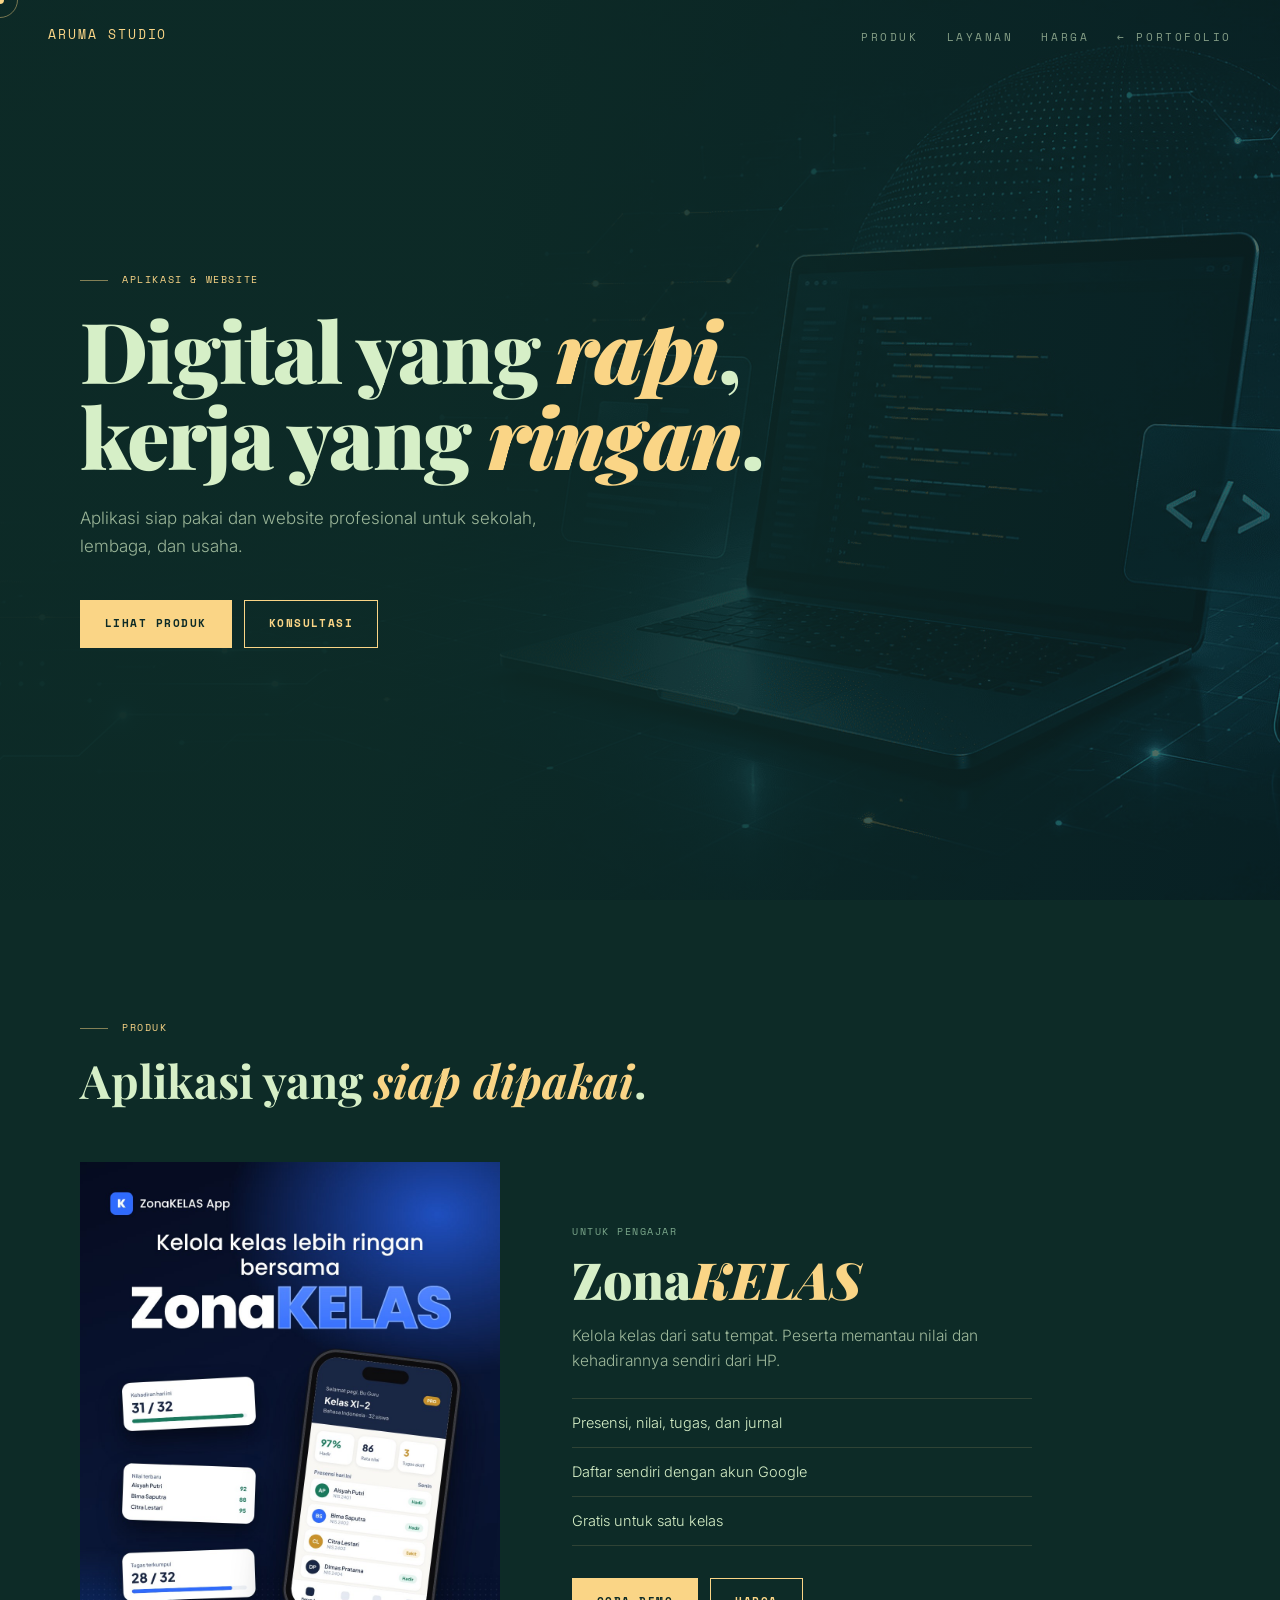
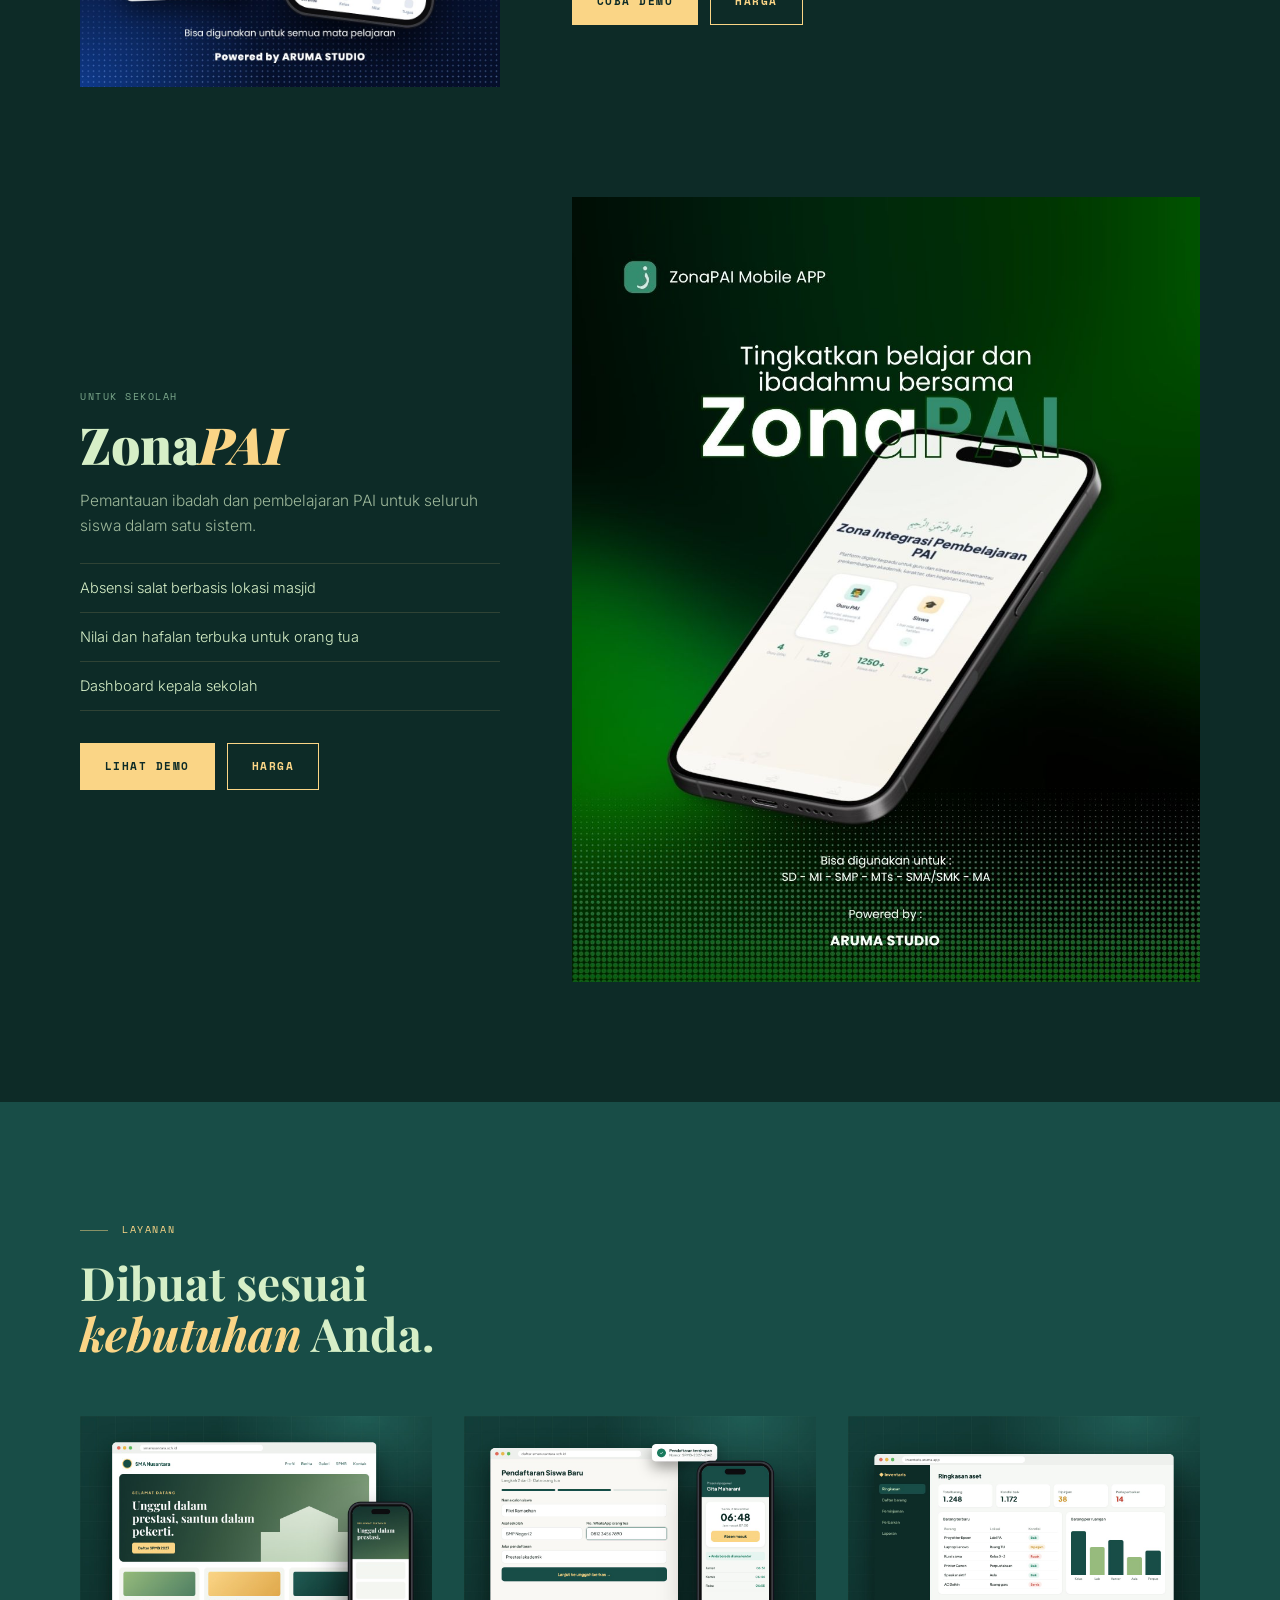
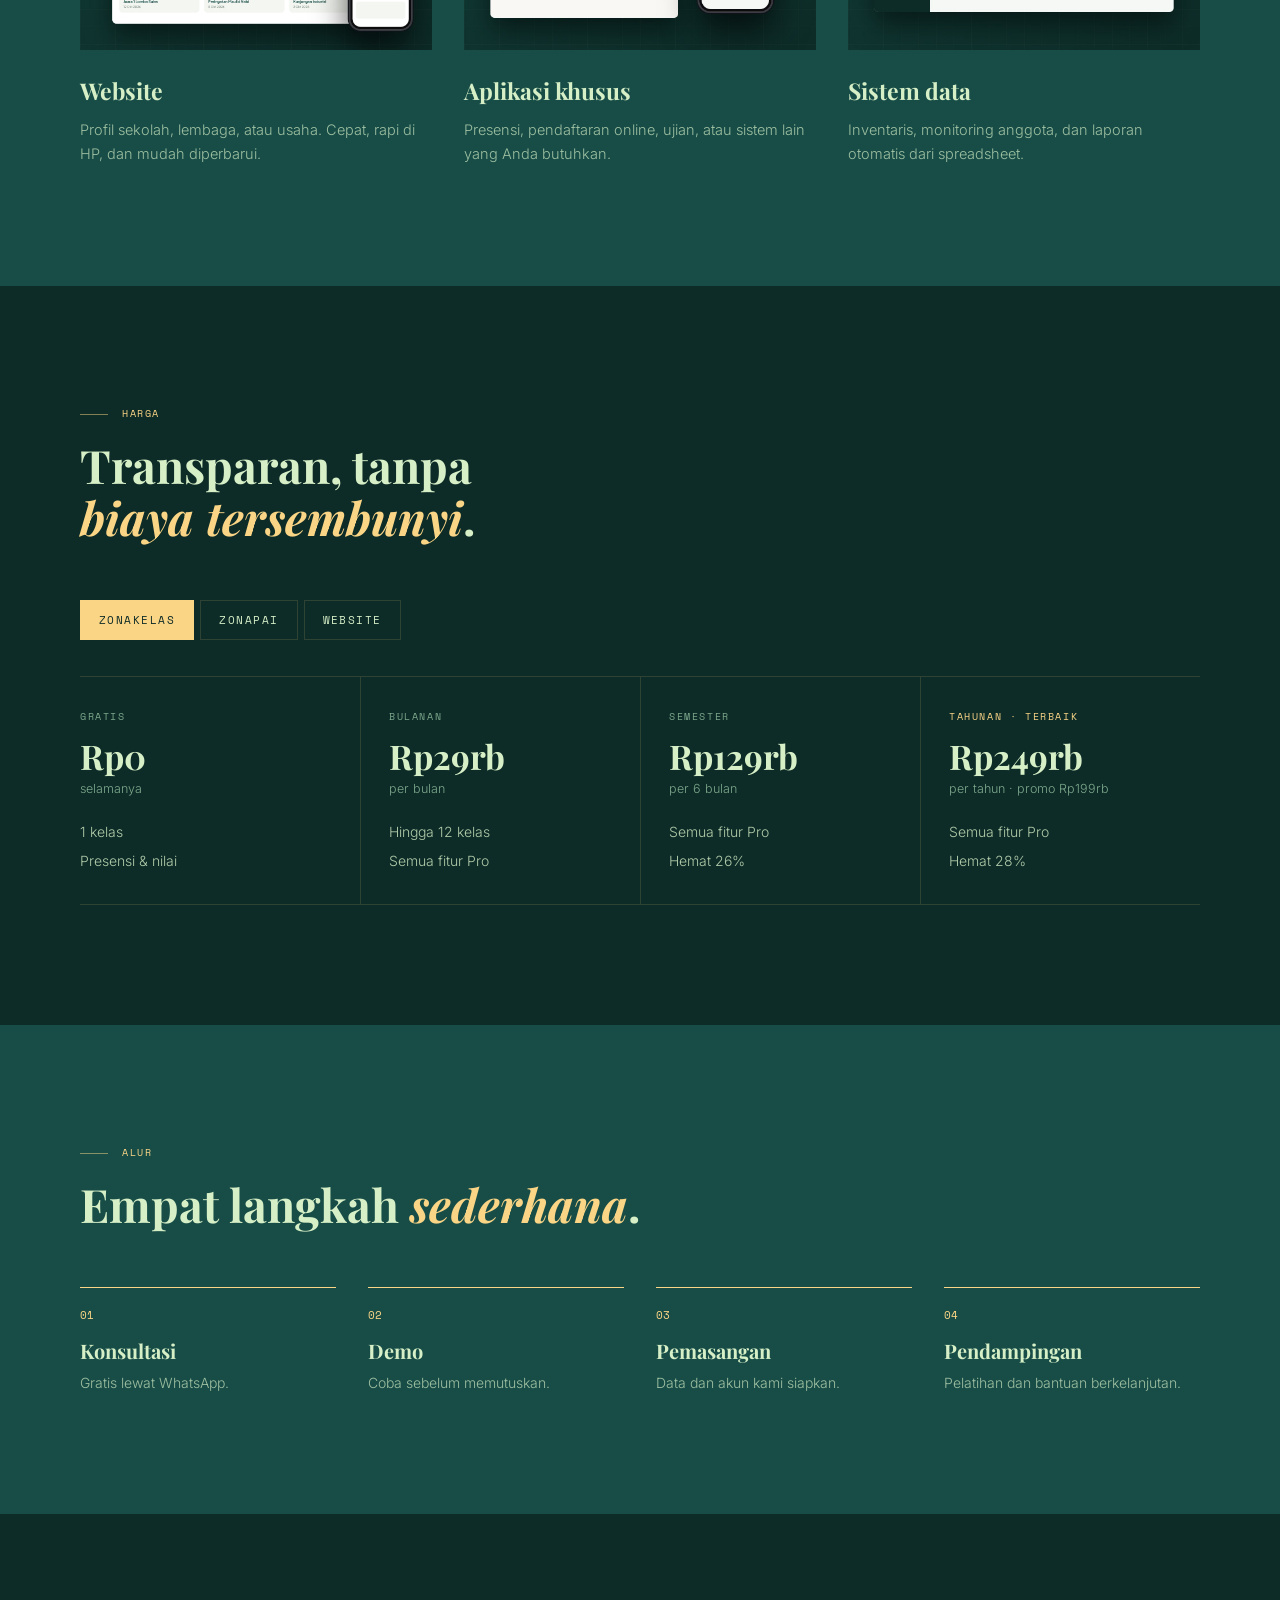
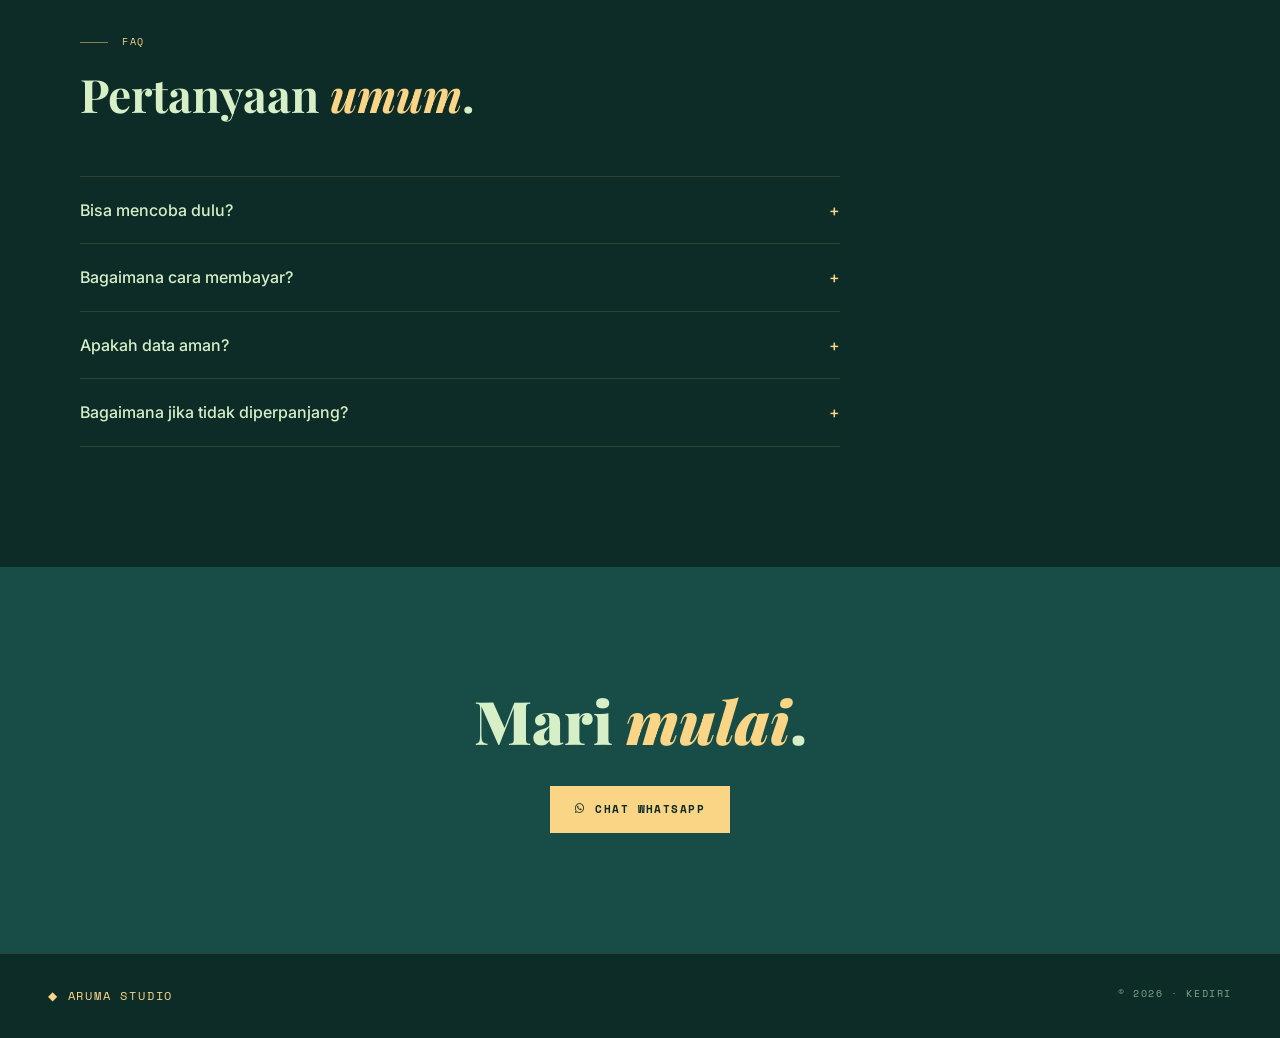
<file: webdev.html>
<!DOCTYPE html>
<html lang="id">
<head>
<meta charset="UTF-8">
<meta name="viewport" content="width=device-width, initial-scale=1.0">
<title>Aplikasi & Website — Aruma Studio</title>
<meta name="description" content="Aplikasi siap pakai dan website profesional untuk sekolah, lembaga, dan usaha.">
<link rel="preconnect" href="https://fonts.googleapis.com">
<link rel="preconnect" href="https://fonts.gstatic.com" crossorigin>
<link href="https://fonts.googleapis.com/css2?family=Playfair+Display:ital,wght@0,400;0,700;0,900;1,400;1,700&family=Inter:wght@300;400;500;600&family=Space+Mono:wght@400;700&display=swap" rel="stylesheet">
<link rel="stylesheet" href="https://cdnjs.cloudflare.com/ajax/libs/font-awesome/6.5.0/css/all.min.css">
<style>
*, *::before, *::after { box-sizing: border-box; margin: 0; padding: 0; }
:root {
  --black: #0D2B27; --forest: #184D47; --forest-mid: #1F5C54;
  --amber: #FAD586; --amber-light: #FCE1A6; --offwhite: #D6EFC7;
  --muted: #7CA88C; --line: rgba(250,213,134,0.14);
}
html { scroll-behavior: smooth; }
@media (prefers-reduced-motion: reduce) { html { scroll-behavior: auto; } * { transition: none !important; } }
body { background: var(--black); color: var(--offwhite); font-family: 'Inter', sans-serif; font-weight: 300; line-height: 1.65; overflow-x: hidden; }
a { color: inherit; text-decoration: none; }
img { display: block; max-width: 100%; }
:focus-visible { outline: 2px solid var(--amber); outline-offset: 3px; }
.mono { font-family: 'Space Mono', monospace; letter-spacing: .16em; text-transform: uppercase; }
.serif { font-family: 'Playfair Display', serif; }
em { font-style: italic; color: var(--amber); }

/* cursor (mouse only) */
.cursor, .cursor-ring { position: fixed; pointer-events: none; transform: translate(-50%,-50%); border-radius: 50%; display: none; z-index: 9999; }
body.has-cursor, body.has-cursor a, body.has-cursor button { cursor: none; }
body.has-cursor .cursor, body.has-cursor .cursor-ring { display: block; }
.cursor { width: 8px; height: 8px; background: var(--amber); }
.cursor-ring { width: 36px; height: 36px; border: 1px solid rgba(250,213,134,0.45); transition: width .3s, height .3s; }
.cursor-ring.hovered { width: 56px; height: 56px; }

/* nav */
nav { position: fixed; inset: 0 0 auto 0; z-index: 100; padding: 22px 48px; display: flex; justify-content: space-between; align-items: center; transition: background .3s, padding .3s; }
nav.solid { background: rgba(13,43,39,0.94); backdrop-filter: blur(8px); padding: 14px 48px; border-bottom: 1px solid var(--line); }
.logo { font-family: 'Space Mono', monospace; font-size: 13px; letter-spacing: .15em; color: var(--amber); }
.nav-links { display: flex; gap: 28px; list-style: none; }
.nav-links a { font-size: 10.5px; opacity: .6; transition: opacity .3s, color .3s; }
.nav-links a:hover { opacity: 1; color: var(--amber); }
@media (max-width: 760px) { .nav-links .opt { display: none; } }

/* buttons */
.btn { display: inline-flex; align-items: center; gap: 10px; font-family: 'Space Mono', monospace; font-size: 10.5px; letter-spacing: .14em; text-transform: uppercase; font-weight: 700; padding: 14px 24px; border: 1px solid var(--amber); transition: background .3s, color .3s; }
.btn.fill { background: var(--amber); color: var(--black); }
.btn.fill:hover { background: var(--amber-light); }
.btn.line { color: var(--amber); }
.btn.line:hover { background: rgba(250,213,134,0.08); }
.row { display: flex; gap: 12px; flex-wrap: wrap; }

/* layout */
.wrap { max-width: 1120px; margin: 0 auto; }
section { padding: 120px 48px; }
.label { font-size: 10px; color: var(--amber); display: flex; align-items: center; gap: 14px; margin-bottom: 18px; }
.label::before { content: ''; width: 28px; height: 1px; background: var(--amber); opacity: .5; }
h2 { font-family: 'Playfair Display', serif; font-weight: 700; font-size: clamp(30px, 4vw, 46px); line-height: 1.12; margin-bottom: 56px; text-wrap: balance; max-width: 640px; }

/* hero */
.hero { min-height: 100vh; display: flex; align-items: center; position: relative; padding-top: 140px; }
.hero::before { content: ''; position: absolute; inset: 0; background: linear-gradient(100deg, rgba(13,43,39,0.97) 35%, rgba(13,43,39,0.6)), url('images/webdev_hero.jpg') center / cover; z-index: -1; }
.hero h1 { font-family: 'Playfair Display', serif; font-weight: 900; font-size: clamp(40px, 7vw, 84px); line-height: 1.02; letter-spacing: -.02em; margin-bottom: 26px; max-width: 820px; }
.hero p { font-size: 17px; color: rgba(214,239,199,0.7); max-width: 480px; margin-bottom: 40px; }

/* products */
.product { display: grid; grid-template-columns: minmax(0, 420px) minmax(0, 1fr); gap: 72px; align-items: center; }
.product + .product { margin-top: 110px; }
.product.flip > .shot { order: 2; }
.product .tag { font-size: 9.5px; color: var(--muted); margin-bottom: 14px; display: block; }
.product h3 { font-family: 'Playfair Display', serif; font-size: clamp(36px, 4vw, 52px); font-weight: 900; line-height: 1; margin-bottom: 18px; }
.product p { font-size: 15.5px; color: rgba(214,239,199,0.72); max-width: 460px; margin-bottom: 24px; }
.points { list-style: none; border-top: 1px solid var(--line); margin-bottom: 32px; max-width: 460px; }
.points li { padding: 12px 0; border-bottom: 1px solid var(--line); font-size: 14.5px; }
@media (max-width: 860px) { .product { grid-template-columns: 1fr; gap: 36px; } .product.flip > .shot { order: 0; } .shot { max-width: 420px; } }

/* image slot */
.shot { position: relative; aspect-ratio: 4 / 5; background: var(--forest); overflow: hidden; }
.shot.wide { aspect-ratio: 3 / 2; }
.shot img { width: 100%; height: 100%; object-fit: cover; }
.shot .ph { position: absolute; inset: 12px; border: 1px dashed rgba(250,213,134,0.3); display: none; flex-direction: column; align-items: center; justify-content: center; gap: 8px; text-align: center; color: var(--muted); font-size: 11px; }
.shot .ph i { font-size: 22px; color: var(--amber); opacity: .5; }
.shot.empty .ph { display: flex; }

/* services */
.dark { background: var(--forest); }
.dark .shot { background: var(--black); }
.services { display: grid; grid-template-columns: repeat(3, minmax(0,1fr)); gap: 32px; }
.service h3 { font-family: 'Playfair Display', serif; font-size: 23px; font-weight: 700; margin: 22px 0 8px; }
.service p { font-size: 14.5px; color: rgba(214,239,199,0.7); }
@media (max-width: 860px) { .services { grid-template-columns: 1fr; gap: 48px; } }

/* pricing */
.tabs { display: flex; gap: 6px; flex-wrap: wrap; margin-bottom: 36px; }
.tabs button { background: none; border: 1px solid var(--line); color: var(--offwhite); font-family: 'Space Mono', monospace; font-size: 10.5px; letter-spacing: .14em; text-transform: uppercase; padding: 11px 18px; cursor: pointer; transition: all .3s; }
.tabs button[aria-selected="true"] { background: var(--amber); color: var(--black); border-color: var(--amber); }
.panel[hidden] { display: none; }
.plans { display: grid; grid-template-columns: repeat(auto-fit, minmax(220px, 1fr)); border-top: 1px solid var(--line); }
.plan { padding: 32px 28px 32px 0; border-bottom: 1px solid var(--line); }
.plan + .plan { padding-left: 28px; border-left: 1px solid var(--line); }
.plan .name { font-size: 10px; color: var(--muted); display: block; margin-bottom: 14px; }
.plan.best .name { color: var(--amber); }
.price { font-family: 'Playfair Display', serif; font-size: 34px; font-weight: 700; line-height: 1; font-variant-numeric: tabular-nums; }
.per { font-size: 12.5px; color: var(--muted); margin: 6px 0 20px; }
.plan ul { list-style: none; display: grid; gap: 6px; font-size: 14px; color: rgba(214,239,199,0.82); }
.note { margin-top: 24px; font-size: 13px; color: var(--muted); }
@media (max-width: 720px) { .plan, .plan + .plan { padding: 26px 0; border-left: 0; } }

/* steps */
.steps { list-style: none; counter-reset: s; display: grid; grid-template-columns: repeat(4, minmax(0,1fr)); gap: 32px; }
.steps li { counter-increment: s; border-top: 1px solid var(--amber); padding-top: 18px; font-size: 14px; color: rgba(214,239,199,0.7); }
.steps li::before { content: counter(s, decimal-leading-zero); display: block; font-family: 'Space Mono', monospace; font-size: 11px; color: var(--amber); margin-bottom: 10px; }
.steps b { display: block; font-family: 'Playfair Display', serif; font-size: 20px; font-weight: 700; color: var(--offwhite); margin-bottom: 4px; }
@media (max-width: 860px) { .steps { grid-template-columns: 1fr 1fr; } }
@media (max-width: 480px) { .steps { grid-template-columns: 1fr; } }

/* works */
.works { display: grid; grid-template-columns: repeat(auto-fill, minmax(260px,1fr)); gap: 24px; margin-top: 8px; }
.work .shot { aspect-ratio: 4 / 3; }
.work h3 { font-family: 'Playfair Display', serif; font-size: 20px; margin-top: 14px; }
.work span { font-size: 9.5px; color: var(--muted); }

/* faq */
.faq { max-width: 760px; border-top: 1px solid var(--line); }
.faq details { border-bottom: 1px solid var(--line); padding: 20px 0; }
.faq summary { list-style: none; display: flex; justify-content: space-between; gap: 16px; font-size: 16px; font-weight: 500; cursor: pointer; }
.faq summary::-webkit-details-marker { display: none; }
.faq summary::after { content: '+'; color: var(--amber); }
.faq details[open] summary::after { content: '−'; }
.faq p { margin-top: 10px; font-size: 14.5px; color: rgba(214,239,199,0.7); }

/* cta */
.cta { text-align: center; }
.cta h2 { margin: 0 auto 32px; font-size: clamp(34px, 5vw, 60px); font-weight: 900; }
.cta .row { justify-content: center; }
footer { padding: 32px 48px; display: flex; justify-content: space-between; gap: 12px; flex-wrap: wrap; border-top: 1px solid var(--line); font-size: 10px; color: var(--muted); }
footer .logo { font-size: 12px; }

@media (max-width: 860px) { section { padding: 90px 24px; } nav, nav.solid { padding-left: 24px; padding-right: 24px; } footer { padding: 28px 24px; } }
@media (max-width: 560px) { section { padding: 72px 16px; } nav, nav.solid { padding-left: 16px; padding-right: 16px; } footer { padding: 24px 16px; } .hero { min-height: 88vh; } h2 { margin-bottom: 40px; } }

.reveal { opacity: 0; transform: translateY(24px); transition: opacity .8s ease, transform .8s ease; }
.reveal.visible { opacity: 1; transform: none; }
</style>
</head>
<body>
<div class="cursor" id="cursor"></div><div class="cursor-ring" id="ring"></div>

<nav id="nav">
  <a href="index.html" class="logo">ARUMA STUDIO</a>
  <ul class="nav-links mono">
    <li class="opt"><a href="#produk">Produk</a></li>
    <li class="opt"><a href="#layanan">Layanan</a></li>
    <li class="opt"><a href="#harga">Harga</a></li>
    <li><a href="index.html">← Portofolio</a></li>
  </ul>
</nav>

<section class="hero">
  <div class="wrap" style="width:100%">
    <div class="label mono">Aplikasi &amp; Website</div>
    <h1>Digital yang <em>rapi</em>,<br>kerja yang <em>ringan</em>.</h1>
    <p>Aplikasi siap pakai dan website profesional untuk sekolah, lembaga, dan usaha.</p>
    <div class="row">
      <a class="btn fill" href="#produk">Lihat produk</a>
      <a class="btn line wa" href="#kontak">Konsultasi</a>
    </div>
  </div>
</section>

<section id="produk">
  <div class="wrap">
    <div class="label mono reveal">Produk</div>
    <h2 class="reveal">Aplikasi yang <em>siap dipakai</em>.</h2>

    <article class="product reveal">
      <figure class="shot"><img src="images/zonakelas.jpg" alt="Tampilan ZonaKELAS" loading="lazy"><div class="ph"><i class="fa-regular fa-image"></i>images/zonakelas.jpg<br>4:5</div></figure>
      <div>
        <span class="tag mono">Untuk pengajar</span>
        <h3>Zona<em>KELAS</em></h3>
        <p>Kelola kelas dari satu tempat. Peserta memantau nilai dan kehadirannya sendiri dari HP.</p>
        <ul class="points">
          <li>Presensi, nilai, tugas, dan jurnal</li>
          <li>Daftar sendiri dengan akun Google</li>
          <li>Gratis untuk satu kelas</li>
        </ul>
        <div class="row">
          <a class="btn fill" href="https://claude.ai/artifact/57uFGvYC9XYBfxPJTrHu5Q" target="_blank" rel="noopener">Coba demo</a>
          <a class="btn line" href="#harga" data-tab="kelas">Harga</a>
        </div>
      </div>
    </article>

    <article class="product flip reveal">
      <figure class="shot"><img src="images/zonapai.jpg" alt="Tampilan ZonaPAI" loading="lazy"><div class="ph"><i class="fa-regular fa-image"></i>images/zonapai.jpg<br>4:5</div></figure>
      <div>
        <span class="tag mono">Untuk sekolah</span>
        <h3>Zona<em>PAI</em></h3>
        <p>Pemantauan ibadah dan pembelajaran PAI untuk seluruh siswa dalam satu sistem.</p>
        <ul class="points">
          <li>Absensi salat berbasis lokasi masjid</li>
          <li>Nilai dan hafalan terbuka untuk orang tua</li>
          <li>Dashboard kepala sekolah</li>
        </ul>
        <div class="row">
          <a class="btn fill" href="https://claude.ai/artifact/XsNHzcVcraMUSkjw3rf1CH" target="_blank" rel="noopener">Lihat demo</a>
          <a class="btn line" href="#harga" data-tab="pai">Harga</a>
        </div>
      </div>
    </article>
  </div>
</section>

<section id="layanan" class="dark">
  <div class="wrap">
    <div class="label mono reveal">Layanan</div>
    <h2 class="reveal">Dibuat sesuai <em>kebutuhan</em> Anda.</h2>
    <div class="services">
      <div class="service reveal">
        <figure class="shot wide"><img src="images/layanan-website.jpg" alt="Website" loading="lazy"><div class="ph"><i class="fa-regular fa-image"></i>images/layanan-website.jpg<br>3:2</div></figure>
        <h3>Website</h3><p>Profil sekolah, lembaga, atau usaha. Cepat, rapi di HP, dan mudah diperbarui.</p>
      </div>
      <div class="service reveal">
        <figure class="shot wide"><img src="images/layanan-aplikasi.jpg" alt="Aplikasi khusus" loading="lazy"><div class="ph"><i class="fa-regular fa-image"></i>images/layanan-aplikasi.jpg<br>3:2</div></figure>
        <h3>Aplikasi khusus</h3><p>Presensi, pendaftaran online, ujian, atau sistem lain yang Anda butuhkan.</p>
      </div>
      <div class="service reveal">
        <figure class="shot wide"><img src="images/layanan-data.jpg" alt="Sistem data" loading="lazy"><div class="ph"><i class="fa-regular fa-image"></i>images/layanan-data.jpg<br>3:2</div></figure>
        <h3>Sistem data</h3><p>Inventaris, monitoring anggota, dan laporan otomatis dari spreadsheet.</p>
      </div>
    </div>
    <div id="worksWrap" style="display:none;margin-top:96px">
      <div class="label mono">Karya</div>
      <div class="works" id="works"></div>
    </div>
  </div>
</section>

<section id="harga">
  <div class="wrap">
    <div class="label mono reveal">Harga</div>
    <h2 class="reveal">Transparan, tanpa <em>biaya tersembunyi</em>.</h2>
    <div class="tabs reveal" role="tablist">
      <button role="tab" data-tab="kelas" aria-selected="true">ZonaKELAS</button>
      <button role="tab" data-tab="pai" aria-selected="false">ZonaPAI</button>
      <button role="tab" data-tab="web" aria-selected="false">Website</button>
    </div>

    <div class="panel reveal" id="p-kelas">
      <div class="plans">
        <div class="plan"><span class="name mono">Gratis</span><div class="price">Rp0</div><div class="per">selamanya</div><ul><li>1 kelas</li><li>Presensi &amp; nilai</li></ul></div>
        <div class="plan"><span class="name mono">Bulanan</span><div class="price">Rp29rb</div><div class="per">per bulan</div><ul><li>Hingga 12 kelas</li><li>Semua fitur Pro</li></ul></div>
        <div class="plan"><span class="name mono">Semester</span><div class="price">Rp129rb</div><div class="per">per 6 bulan</div><ul><li>Semua fitur Pro</li><li>Hemat 26%</li></ul></div>
        <div class="plan best"><span class="name mono">Tahunan · terbaik</span><div class="price">Rp249rb</div><div class="per">per tahun · promo Rp199rb</div><ul><li>Semua fitur Pro</li><li>Hemat 28%</li></ul></div>
      </div>
    </div>

    <div class="panel" id="p-pai" hidden>
      <div class="plans">
        <div class="plan"><span class="name mono">Sekolah S</span><div class="price">Rp2,5 jt</div><div class="per">per tahun</div><ul><li>Hingga 500 siswa</li><li>2 akun guru</li></ul></div>
        <div class="plan best"><span class="name mono">Sekolah M · populer</span><div class="price">Rp3,5 jt</div><div class="per">per tahun</div><ul><li>Hingga 1.200 siswa</li><li>4 akun guru + kepala sekolah</li></ul></div>
        <div class="plan"><span class="name mono">Sekolah L</span><div class="price">Rp5 jt</div><div class="per">per tahun</div><ul><li>Siswa &amp; guru tak terbatas</li><li>Logo sekolah</li></ul></div>
      </div>
      <p class="note">Uji coba gratis 30 hari. Dokumen lengkap untuk pembayaran dana BOS.</p>
    </div>

    <div class="panel" id="p-web" hidden>
      <div class="plans">
        <div class="plan"><span class="name mono">Starter</span><div class="price">Rp1 jt</div><div class="per">+ Rp600rb / tahun</div><ul><li>5 halaman</li><li>Domain &amp; SSL</li></ul></div>
        <div class="plan best"><span class="name mono">Profesional · populer</span><div class="price">Rp2 jt</div><div class="per">+ Rp900rb / tahun</div><ul><li>10 halaman</li><li>Galeri, agenda, formulir</li></ul></div>
        <div class="plan"><span class="name mono">Premium</span><div class="price">Rp3,5 jt</div><div class="per">+ Rp1,5 jt / tahun</div><ul><li>Desain khusus</li><li>Pendaftaran online</li></ul></div>
        <div class="plan"><span class="name mono">Aplikasi khusus</span><div class="price">Rp5 jt+</div><div class="per">sesuai kebutuhan</div><ul><li>Fitur dibuat khusus</li><li>Backup harian</li></ul></div>
      </div>
      <p class="note">Biaya tahunan mencakup hosting, domain, backup, dan perawatan.</p>
    </div>
  </div>
</section>

<section class="dark">
  <div class="wrap">
    <div class="label mono reveal">Alur</div>
    <h2 class="reveal">Empat langkah <em>sederhana</em>.</h2>
    <ol class="steps reveal">
      <li><b>Konsultasi</b>Gratis lewat WhatsApp.</li>
      <li><b>Demo</b>Coba sebelum memutuskan.</li>
      <li><b>Pemasangan</b>Data dan akun kami siapkan.</li>
      <li><b>Pendampingan</b>Pelatihan dan bantuan berkelanjutan.</li>
    </ol>
  </div>
</section>

<section>
  <div class="wrap">
    <div class="label mono reveal">FAQ</div>
    <h2 class="reveal">Pertanyaan <em>umum</em>.</h2>
    <div class="faq reveal">
      <details><summary>Bisa mencoba dulu?</summary><p>Bisa. ZonaKELAS gratis untuk satu kelas, ZonaPAI gratis 30 hari.</p></details>
      <details><summary>Bagaimana cara membayar?</summary><p>QRIS, e-wallet, atau transfer. Lembaga mendapat invoice dan kuitansi resmi.</p></details>
      <details><summary>Apakah data aman?</summary><p>Data setiap pengguna terpisah, dicadangkan rutin, dan tidak dibagikan ke pihak lain.</p></details>
      <details><summary>Bagaimana jika tidak diperpanjang?</summary><p>Ada masa tenggang 14 hari. Data tetap disimpan 30 hari setelahnya.</p></details>
    </div>
  </div>
</section>

<section class="cta dark" id="kontak">
  <div class="wrap">
    <h2 class="reveal">Mari <em>mulai</em>.</h2>
    <div class="row reveal"><a class="btn fill wa" href="#kontak"><i class="fa-brands fa-whatsapp"></i> Chat WhatsApp</a></div>
  </div>
</section>

<footer><span class="logo">◆ ARUMA STUDIO</span><span class="mono">© <span id="yr">2026</span> · Kediri</span></footer>

<script src="portofolio.js"></script>
<script>
var WA = '6288210362311';
document.querySelectorAll('a.wa').forEach(function (a) {
  a.href = 'https://wa.me/' + WA + '?text=' + encodeURIComponent('Halo Aruma Studio, saya ingin konsultasi aplikasi/website.');
  a.target = '_blank'; a.rel = 'noopener';
});
try { document.getElementById('yr').textContent = new Date().getFullYear(); } catch (e) {}

// slot gambar kosong
document.querySelectorAll('.shot img').forEach(function (img) {
  function kosong() { img.parentNode.classList.add('empty'); img.style.display = 'none'; }
  if (img.complete && img.naturalWidth === 0) kosong();
  img.addEventListener('error', kosong);
});

// tab harga
function bukaTab(id) {
  document.querySelectorAll('.tabs button').forEach(function (b) { b.setAttribute('aria-selected', b.dataset.tab === id); });
  ['kelas', 'pai', 'web'].forEach(function (t) { var p = document.getElementById('p-' + t); p.hidden = t !== id; if (t === id) p.classList.add('visible'); });
}
document.querySelectorAll('[data-tab]').forEach(function (el) { el.addEventListener('click', function () { bukaTab(el.dataset.tab); }); });

// karya lain dari portofolio.js (ZonaPAI sudah tampil di atas)
(function () {
  var list = (typeof WEBDEV_PROJECTS !== 'undefined' ? WEBDEV_PROJECTS : []).filter(function (p) { return p.nama !== 'ZonaPAI'; });
  if (!list.length) return;
  var box = document.getElementById('works');
  list.forEach(function (p) {
    var a = document.createElement(p.link ? 'a' : 'div');
    a.className = 'work';
    if (p.link) { a.href = p.link; a.target = '_blank'; a.rel = 'noopener'; }
    a.innerHTML = '<figure class="shot"><img src="' + (p.gambar || '') + '" alt="' + p.nama + '" loading="lazy"></figure><h3>' + p.nama + '</h3><span class="mono">' + (p.kategori || '') + ' · ' + (p.tahun || '') + '</span>';
    box.appendChild(a);
  });
  document.getElementById('worksWrap').style.display = '';
})();

// nav solid saat scroll
var nav = document.getElementById('nav');
addEventListener('scroll', function () { nav.classList.toggle('solid', scrollY > 40); }, { passive: true });

// reveal
(function () {
  var els = document.querySelectorAll('.reveal');
  if (!('IntersectionObserver' in window)) { els.forEach(function (e) { e.classList.add('visible'); }); return; }
  var o = new IntersectionObserver(function (es) { es.forEach(function (e) { if (e.isIntersecting) { e.target.classList.add('visible'); o.unobserve(e.target); } }); }, { threshold: 0.1 });
  els.forEach(function (e) { o.observe(e); });
})();

// cursor
(function () {
  if (!matchMedia('(hover: hover) and (pointer: fine)').matches) return;
  document.body.classList.add('has-cursor');
  var c = document.getElementById('cursor'), r = document.getElementById('ring'), mx = 0, my = 0, rx = 0, ry = 0;
  addEventListener('mousemove', function (e) { mx = e.clientX; my = e.clientY; c.style.left = mx + 'px'; c.style.top = my + 'px'; });
  (function loop() { rx += (mx - rx) * .15; ry += (my - ry) * .15; r.style.left = rx + 'px'; r.style.top = ry + 'px'; requestAnimationFrame(loop); })();
  document.querySelectorAll('a, button, summary').forEach(function (el) {
    el.addEventListener('mouseenter', function () { r.classList.add('hovered'); });
    el.addEventListener('mouseleave', function () { r.classList.remove('hovered'); });
  });
})();
</script>
</body>
</html>
</file>
